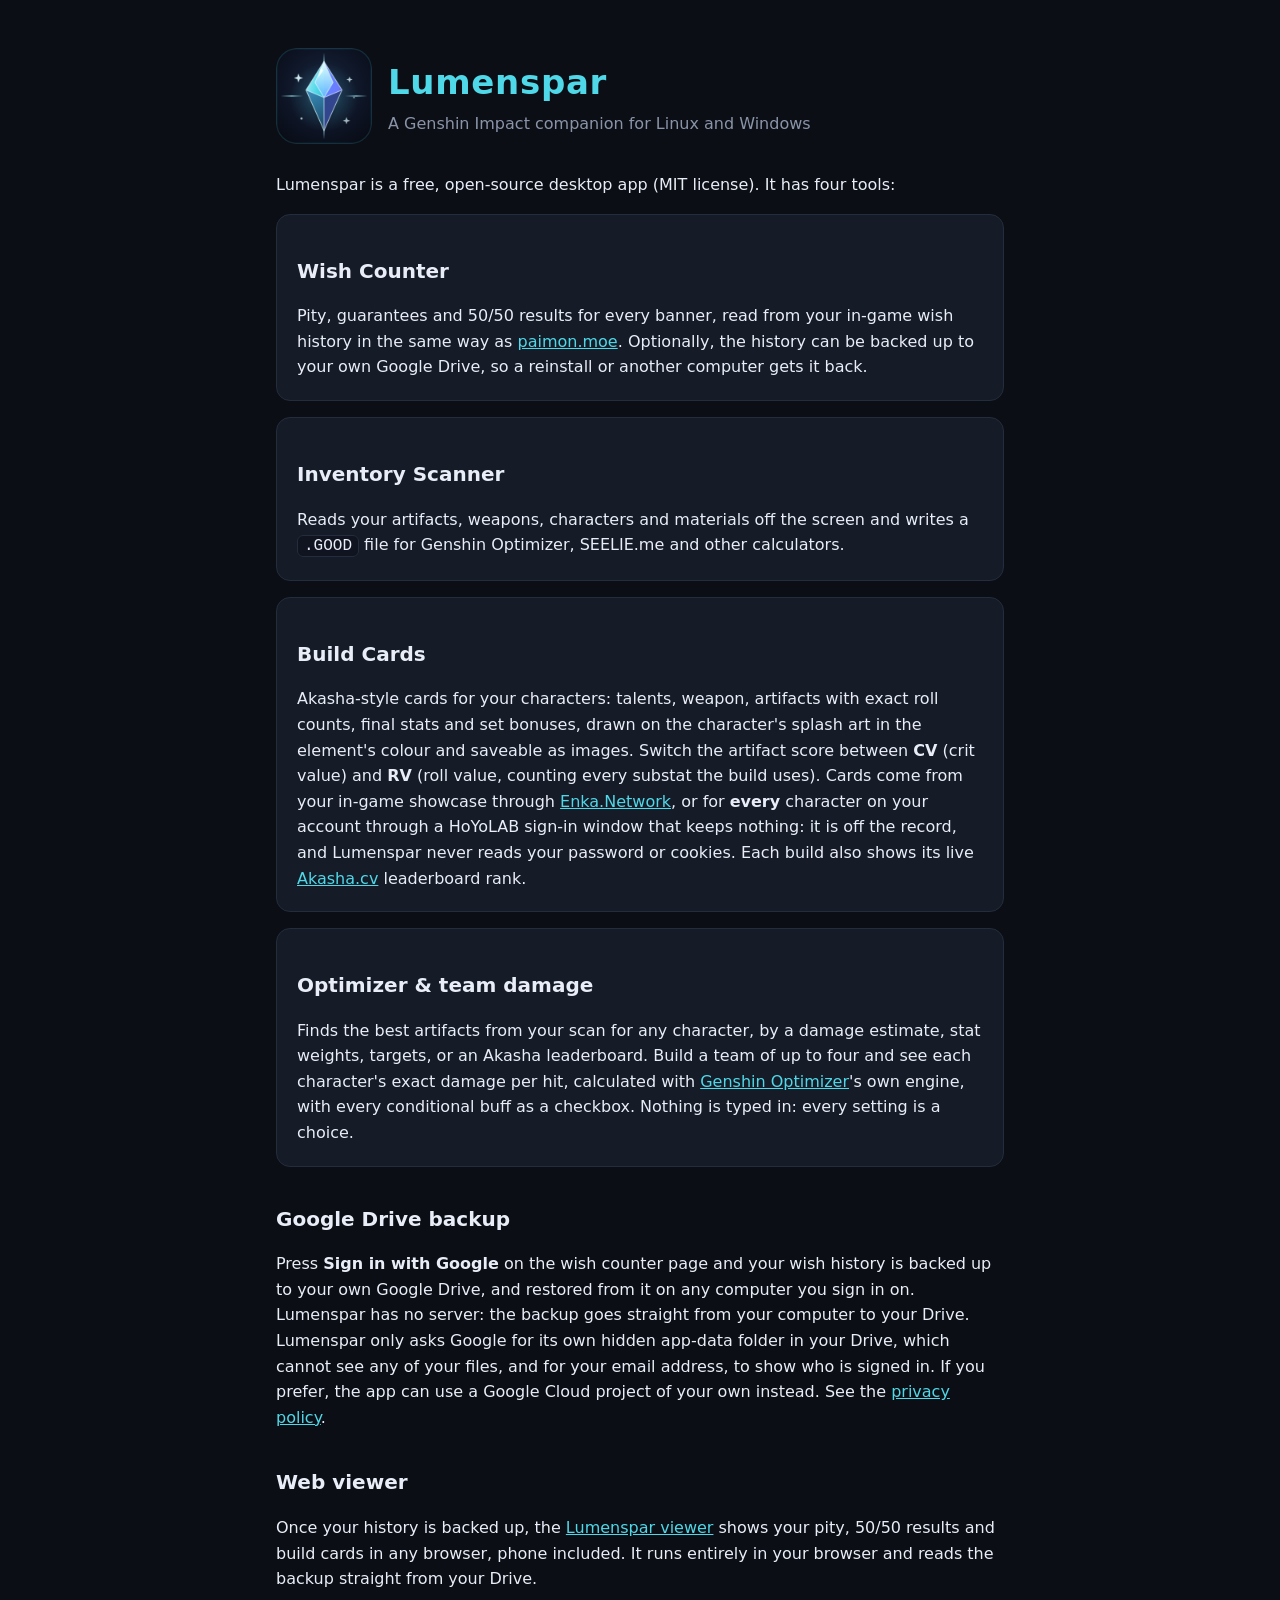
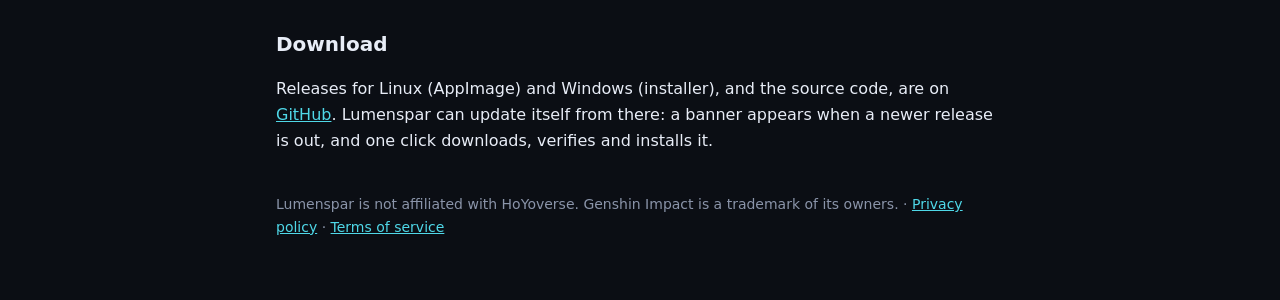
<file: docs/index.html>
<!doctype html>
<html lang="en">
<head>
<meta charset="utf-8">
<meta name="viewport" content="width=device-width, initial-scale=1">
<title>Lumenspar</title>
<meta name="description" content="A Genshin Impact companion for Linux and Windows: wish counter, inventory scanner, build cards and artifact optimizer.">
<meta name="application-name" content="Lumenspar">
<meta property="og:title" content="Lumenspar">
<meta property="og:description" content="A Genshin Impact companion for Linux and Windows: wish counter, inventory scanner, build cards and artifact optimizer.">
<meta property="og:image" content="https://galog1.github.io/lumenspar/lumenspar-logo.png">
<meta property="og:url" content="https://galog1.github.io/lumenspar/">
<link rel="icon" href="lumenspar.svg">
<link rel="stylesheet" href="style.css">
</head>
<body>
<main>
<header>
  <img src="lumenspar-logo.png" width="96" height="96" alt="Lumenspar logo">
  <div>
    <h1>Lumenspar</h1>
    <p class="lead">A Genshin Impact companion for Linux and Windows</p>
  </div>
</header>

<p>Lumenspar is a free, open-source desktop app (MIT license). It has four tools:</p>

<section>
  <h2>Wish Counter</h2>
  <p>Pity, guarantees and 50/50 results for every banner, read from your
  in-game wish history in the same way as <a href="https://paimon.moe">paimon.moe</a>.
  Optionally, the history can be backed up to your own Google Drive, so a
  reinstall or another computer gets it back.</p>
</section>

<section>
  <h2>Inventory Scanner</h2>
  <p>Reads your artifacts, weapons, characters and materials off the screen
  and writes a <code>.GOOD</code> file for Genshin Optimizer, SEELIE.me and
  other calculators.</p>
</section>

<section>
  <h2>Build Cards</h2>
  <p>Akasha-style cards for your characters: talents, weapon, artifacts with
  exact roll counts, final stats and set bonuses, drawn on the character's
  splash art in the element's colour and saveable as images. Switch the
  artifact score between <b>CV</b> (crit value) and <b>RV</b> (roll value,
  counting every substat the build uses). Cards come from your in-game
  showcase through <a href="https://enka.network">Enka.Network</a>, or for
  <b>every</b> character on your account through a HoYoLAB sign-in window
  that keeps nothing: it is off the record, and Lumenspar never reads your
  password or cookies. Each build also shows its live
  <a href="https://akasha.cv">Akasha.cv</a> leaderboard rank.</p>
</section>

<section>
  <h2>Optimizer &amp; team damage</h2>
  <p>Finds the best artifacts from your scan for any character, by a damage
  estimate, stat weights, targets, or an Akasha leaderboard. Build a team of
  up to four and see each character's exact damage per hit, calculated with
  <a href="https://frzyc.github.io/genshin-optimizer/">Genshin Optimizer</a>'s
  own engine, with every conditional buff as a checkbox. Nothing is typed in:
  every setting is a choice.</p>
</section>

<h2>Google Drive backup</h2>
<p>Press <b>Sign in with Google</b> on the wish counter page and your wish
history is backed up to your own Google Drive, and restored from it on any
computer you sign in on. Lumenspar has no server: the backup goes straight
from your computer to your Drive. Lumenspar only asks Google for its own
hidden app-data folder in your Drive, which cannot see any of your files, and
for your email address, to show who is signed in. If you prefer, the app can
use a Google Cloud project of your own instead. See the
<a href="privacy.html">privacy policy</a>.</p>

<h2>Web viewer</h2>
<p>Once your history is backed up, the <a href="app/">Lumenspar viewer</a>
shows your pity, 50/50 results and build cards in any browser, phone
included. It runs entirely in your browser and reads the backup straight from
your Drive.</p>

<h2>Download</h2>
<p>Releases for Linux (AppImage) and Windows (installer), and the source code, are on
<a href="https://github.com/Galog1/lumenspar/releases">GitHub</a>. Lumenspar
can update itself from there: a banner appears when a newer release is out,
and one click downloads, verifies and installs it.</p>

<footer>
  Lumenspar is not affiliated with HoYoverse. Genshin Impact is a trademark of
  its owners. · <a href="privacy.html">Privacy policy</a> · <a href="terms.html">Terms of service</a>
</footer>
</main>
</body>
</html>
</file>
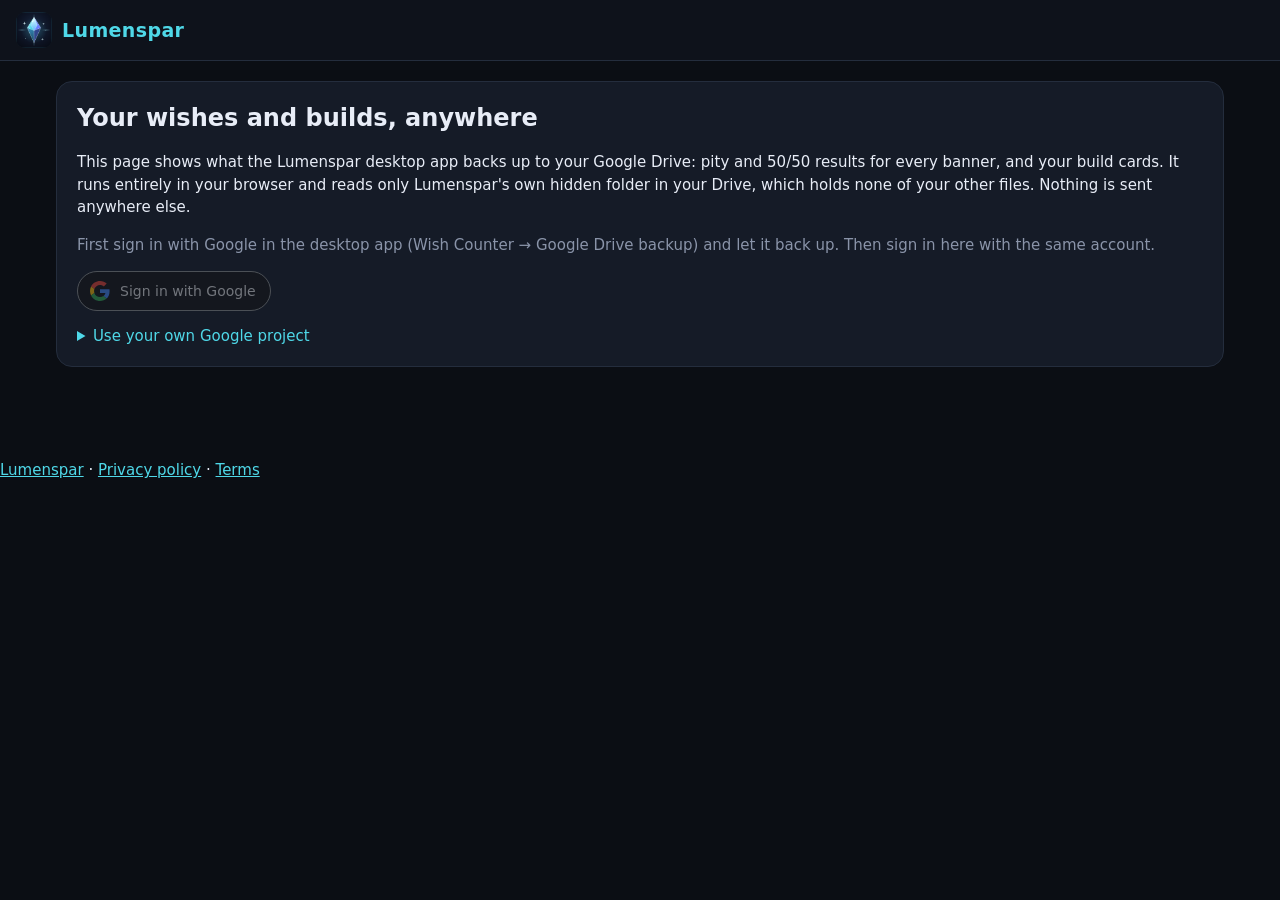
<file: docs/app/index.html>
<!doctype html>
<html lang="en">
<head>
<meta charset="utf-8">
<meta name="viewport" content="width=device-width, initial-scale=1">
<title>Lumenspar Viewer</title>
<meta name="description" content="Your Lumenspar wish counter and build cards, from your Google Drive backup.">
<meta name="application-name" content="Lumenspar">
<meta name="color-scheme" content="dark">
<link rel="icon" href="../lumenspar.svg">
<link rel="stylesheet" href="app.css">
<script src="config.js"></script>
<script src="https://accounts.google.com/gsi/client" async defer></script>
<script src="app.js" defer></script>
</head>
<body>
<header class="top">
  <a class="brand" href="../"><img src="../lumenspar-logo.png" alt="Lumenspar logo" width="36" height="36"><span>Lumenspar</span></a>
  <div class="top-right">
    <select id="account" hidden aria-label="Account"></select>
    <button id="signout" class="ghost" hidden>Sign out</button>
  </div>
</header>

<main>
  <section id="welcome" class="panel">
    <h1>Your wishes and builds, anywhere</h1>
    <p>This page shows what the Lumenspar desktop app backs up to your Google
    Drive: pity and 50/50 results for every banner, and your build cards. It
    runs entirely in your browser and reads only Lumenspar's own hidden folder
    in your Drive, which holds none of your other files. Nothing is sent
    anywhere else.</p>
    <p class="dim">First sign in with Google in the desktop app (Wish Counter →
    Google Drive backup) and let it back up. Then sign in here with the same account.</p>
    <button id="signin" class="gbtn" type="button" disabled>
      <img src="google-g.svg" alt="" width="20" height="20"><span>Sign in with Google</span>
    </button>
    <p id="signin-note" class="dim small"></p>
    <details id="own-client">
      <summary>Use your own Google project</summary>
      <p class="dim small">If your desktop app uses a Google Cloud project of your own, create a
      <b>Web application</b> client in that project with
      <code>https://galog1.github.io</code> as an authorized JavaScript origin, and enter its client ID
      here. It is remembered in this browser only.</p>
      <div class="row">
        <input id="client-id" type="text" placeholder="…apps.googleusercontent.com" autocomplete="off" spellcheck="false">
        <button id="client-save" class="ghost" type="button">Use</button>
      </div>
    </details>
  </section>

  <p id="status" class="status" role="status"></p>

  <section id="diag" class="panel" hidden></section>

  <section id="content" hidden>
    <div id="player" class="player"></div>
    <nav class="tabs" role="tablist">
      <button role="tab" data-tab="wishes" aria-selected="true">Wish counter</button>
      <button role="tab" data-tab="builds" aria-selected="false">Build cards</button>
    </nav>
    <div id="tab-wishes"></div>
    <div id="tab-builds" hidden></div>
  </section>
</main>

<footer class="foot">
  <a href="../">Lumenspar</a> · <a href="../privacy.html">Privacy policy</a> · <a href="../terms.html">Terms</a>
</footer>
</body>
</html>
</file>
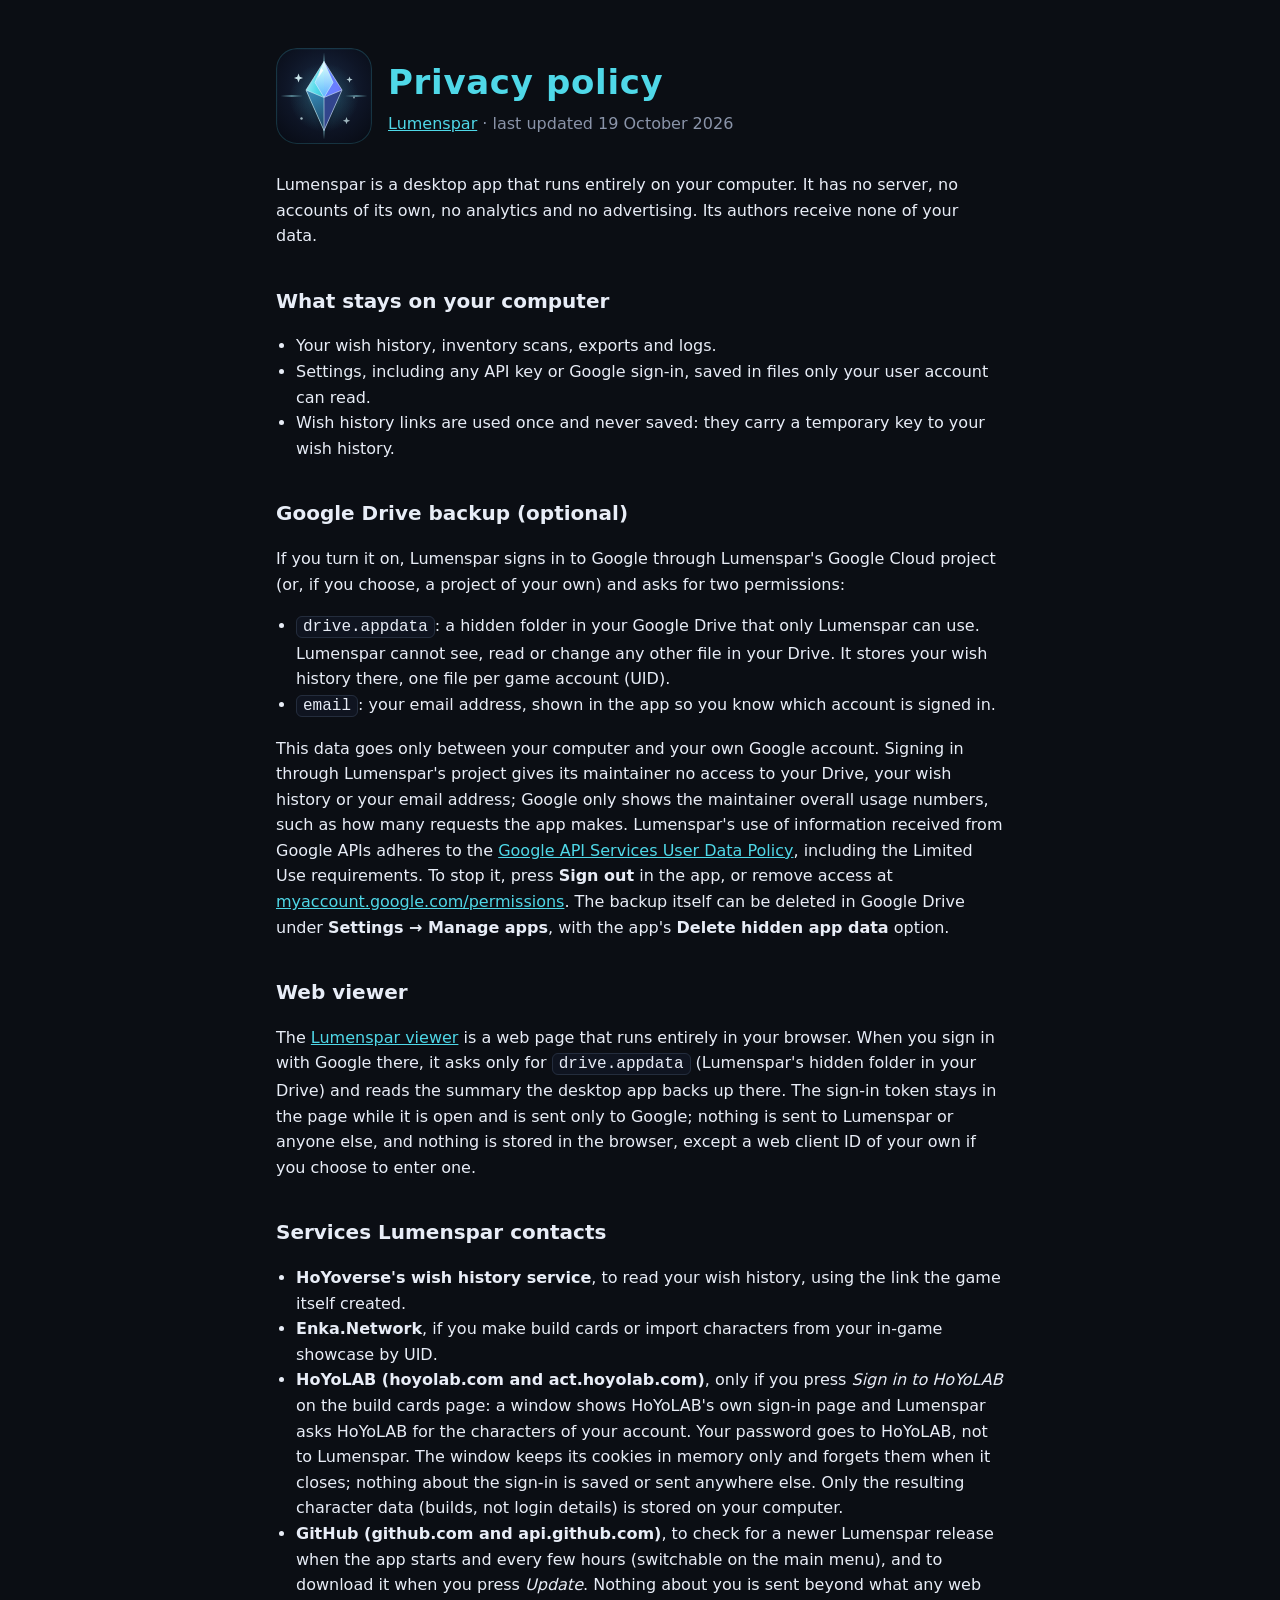
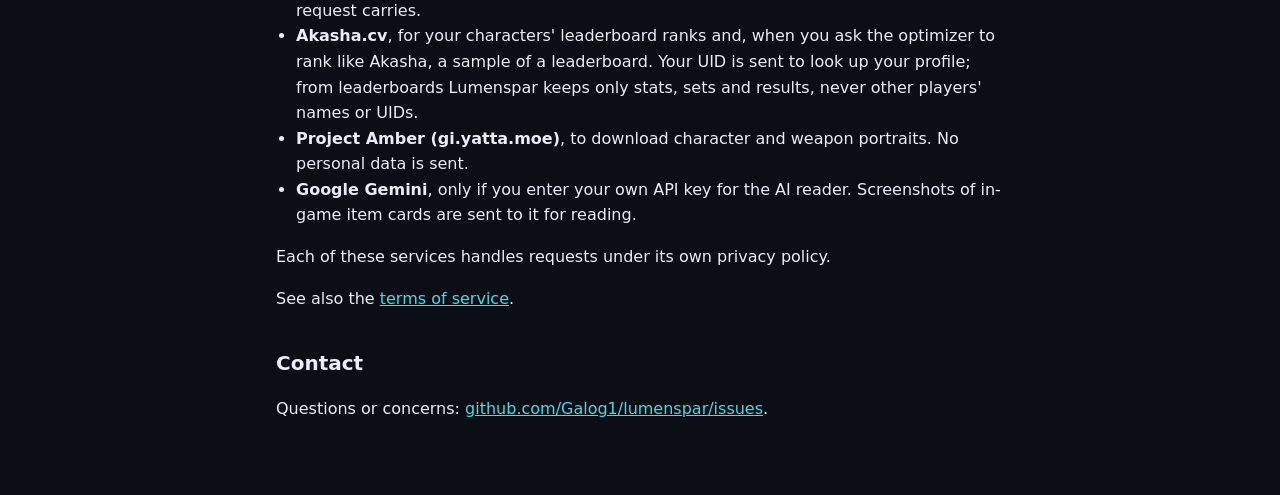
<file: docs/privacy.html>
<!doctype html>
<html lang="en">
<head>
<meta charset="utf-8">
<meta name="viewport" content="width=device-width, initial-scale=1">
<title>Lumenspar privacy policy</title>
<link rel="icon" href="lumenspar.svg">
<link rel="stylesheet" href="style.css">
</head>
<body>
<main>
<header>
  <img src="lumenspar.svg" alt="">
  <div>
    <h1>Privacy policy</h1>
    <p class="lead"><a href="./">Lumenspar</a> · last updated 19 October 2026</p>
  </div>
</header>

<p>Lumenspar is a desktop app that runs entirely on your computer. It has no
server, no accounts of its own, no analytics and no advertising. Its authors
receive none of your data.</p>

<h2>What stays on your computer</h2>
<ul>
  <li>Your wish history, inventory scans, exports and logs.</li>
  <li>Settings, including any API key or Google sign-in, saved in files only
  your user account can read.</li>
  <li>Wish history links are used once and never saved: they carry a temporary
  key to your wish history.</li>
</ul>

<h2>Google Drive backup (optional)</h2>
<p>If you turn it on, Lumenspar signs in to Google through Lumenspar's Google
Cloud project (or, if you choose, a project of your own) and asks for two
permissions:</p>
<ul>
  <li><code>drive.appdata</code>: a hidden folder in your Google Drive that
  only Lumenspar can use. Lumenspar cannot see, read or change any other file
  in your Drive. It stores your wish history there, one file per game
  account (UID).</li>
  <li><code>email</code>: your email address, shown in the app so you know
  which account is signed in.</li>
</ul>
<p>This data goes only between your computer and your own Google account.
Signing in through Lumenspar's project gives its maintainer no access to your
Drive, your wish history or your email address; Google only shows the
maintainer overall usage numbers, such as how many requests the app makes.
Lumenspar's use of information received from Google APIs adheres to the
<a href="https://developers.google.com/terms/api-services-user-data-policy">Google
API Services User Data Policy</a>, including the Limited Use requirements.
To stop it, press <b>Sign out</b> in the app, or remove access at
<a href="https://myaccount.google.com/permissions">myaccount.google.com/permissions</a>.
The backup itself can be deleted in Google Drive under
<b>Settings → Manage apps</b>, with the app's <b>Delete hidden app data</b> option.</p>

<h2>Web viewer</h2>
<p>The <a href="app/">Lumenspar viewer</a> is a web page that runs entirely in
your browser. When you sign in with Google there, it asks only for
<code>drive.appdata</code> (Lumenspar's hidden folder in your Drive) and reads
the summary the desktop app backs up there. The sign-in token stays in the
page while it is open and is sent only to Google; nothing is sent to
Lumenspar or anyone else, and nothing is stored in the browser, except a web
client ID of your own if you choose to enter one.</p>

<h2>Services Lumenspar contacts</h2>
<ul>
  <li><b>HoYoverse's wish history service</b>, to read your wish history,
  using the link the game itself created.</li>
  <li><b>Enka.Network</b>, if you make build cards or import characters from
  your in-game showcase by UID.</li>
  <li><b>HoYoLAB (hoyolab.com and act.hoyolab.com)</b>, only if you press
  <i>Sign in to HoYoLAB</i> on the build cards page: a window shows HoYoLAB's
  own sign-in page and Lumenspar asks HoYoLAB for the characters of your
  account. Your password goes to HoYoLAB, not to Lumenspar. The window keeps
  its cookies in memory only and forgets them when it closes; nothing about the
  sign-in is saved or sent anywhere else. Only the resulting character data
  (builds, not login details) is stored on your computer.</li>
  <li><b>GitHub (github.com and api.github.com)</b>, to check for a newer
  Lumenspar release when the app starts and every few hours (switchable on the
  main menu), and to download it when you press <i>Update</i>. Nothing about
  you is sent beyond what any web request carries.</li>
  <li><b>Akasha.cv</b>, for your characters' leaderboard ranks and, when you
  ask the optimizer to rank like Akasha, a sample of a leaderboard. Your UID is
  sent to look up your profile; from leaderboards Lumenspar keeps only stats,
  sets and results, never other players' names or UIDs.</li>
  <li><b>Project Amber (gi.yatta.moe)</b>, to download character and weapon
  portraits. No personal data is sent.</li>
  <li><b>Google Gemini</b>, only if you enter your own API key for the AI
  reader. Screenshots of in-game item cards are sent to it for reading.</li>
</ul>
<p>Each of these services handles requests under its own privacy policy.</p>

<p>See also the <a href="terms.html">terms of service</a>.</p>

<h2>Contact</h2>
<p>Questions or concerns:
<a href="https://github.com/Galog1/lumenspar/issues">github.com/Galog1/lumenspar/issues</a>.</p>
</main>
</body>
</html>
</file>
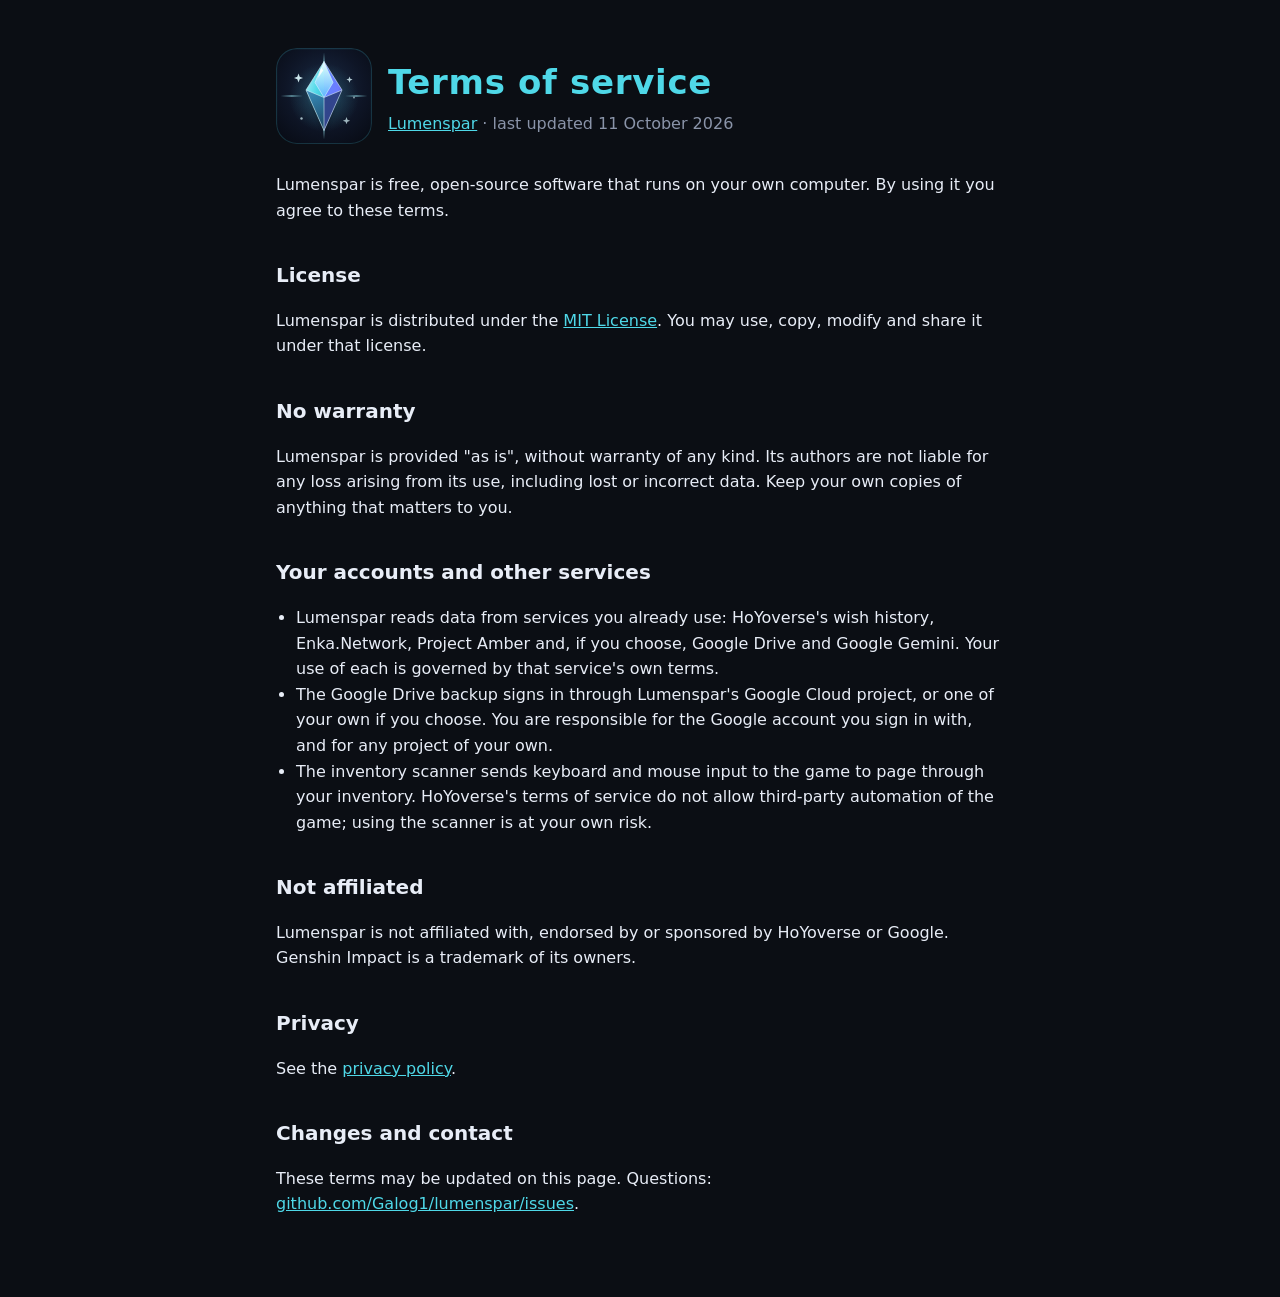
<file: docs/terms.html>
<!doctype html>
<html lang="en">
<head>
<meta charset="utf-8">
<meta name="viewport" content="width=device-width, initial-scale=1">
<title>Lumenspar terms of service</title>
<link rel="icon" href="lumenspar.svg">
<link rel="stylesheet" href="style.css">
</head>
<body>
<main>
<header>
  <img src="lumenspar.svg" alt="">
  <div>
    <h1>Terms of service</h1>
    <p class="lead"><a href="./">Lumenspar</a> · last updated 11 October 2026</p>
  </div>
</header>

<p>Lumenspar is free, open-source software that runs on your own computer.
By using it you agree to these terms.</p>

<h2>License</h2>
<p>Lumenspar is distributed under the
<a href="https://github.com/Galog1/lumenspar/blob/main/LICENSE">MIT License</a>.
You may use, copy, modify and share it under that license.</p>

<h2>No warranty</h2>
<p>Lumenspar is provided "as is", without warranty of any kind. Its authors
are not liable for any loss arising from its use, including lost or
incorrect data. Keep your own copies of anything that matters to you.</p>

<h2>Your accounts and other services</h2>
<ul>
  <li>Lumenspar reads data from services you already use: HoYoverse's wish
  history, Enka.Network, Project Amber and, if you choose, Google Drive and
  Google Gemini. Your use of each is governed by that service's own terms.</li>
  <li>The Google Drive backup signs in through Lumenspar's Google Cloud project,
  or one of your own if you choose. You are responsible for the Google account
  you sign in with, and for any project of your own.</li>
  <li>The inventory scanner sends keyboard and mouse input to the game to
  page through your inventory. HoYoverse's terms of service do not allow
  third-party automation of the game; using the scanner is at your own risk.</li>
</ul>

<h2>Not affiliated</h2>
<p>Lumenspar is not affiliated with, endorsed by or sponsored by HoYoverse or
Google. Genshin Impact is a trademark of its owners.</p>

<h2>Privacy</h2>
<p>See the <a href="privacy.html">privacy policy</a>.</p>

<h2>Changes and contact</h2>
<p>These terms may be updated on this page. Questions:
<a href="https://github.com/Galog1/lumenspar/issues">github.com/Galog1/lumenspar/issues</a>.</p>
</main>
</body>
</html>
</file>
<file: docs/style.css>
:root { color-scheme: dark; }
* { box-sizing: border-box; }
body {
  margin: 0; background: #0B0E14; color: #E8EDF7;
  font: 16px/1.6 system-ui, -apple-system, "Segoe UI", sans-serif;
}
main { max-width: 760px; margin: 0 auto; padding: 48px 16px 64px; }
header { display: flex; align-items: center; gap: 16px; margin-bottom: 28px; }
header img { width: 96px; height: 96px; border-radius: 20px; }
h1 { margin: 0; font-size: 34px; letter-spacing: 0.02em; color: #4FD8E8; }
h2 { margin-top: 36px; font-size: 20px; }
p.lead { margin: 2px 0 0; color: #8A94A9; }
a { color: #4FD8E8; }
section { background: #151B27; border: 1px solid #242D3D; border-radius: 14px;
          padding: 4px 20px; margin: 16px 0; }
ul { padding-left: 20px; }
code { background: #0F1420; border: 1px solid #242D3D; border-radius: 6px; padding: 1px 6px; }
footer { margin-top: 40px; color: #8A94A9; font-size: 14px; }
</file>
<file: docs/app/app.css>
:root {
  --bg: #0B0E14; --bg-alt: #0F1420; --surface: #151B27; --surface-hi: #1B2231;
  --border: #242D3D; --text: #E8EDF7; --dim: #8A94A9; --accent: #4FD8E8;
  --ok: #5AD6A0; --danger: #E8686B; --r5: #E8B45A; --r4: #A868D8;
  color-scheme: dark;
}
* { box-sizing: border-box; }
html, body { margin: 0; }
body {
  background: var(--bg); color: var(--text);
  font: 15px/1.5 system-ui, -apple-system, "Segoe UI", Roboto, sans-serif;
  overflow-x: hidden;
}
a { color: var(--accent); }
code { background: var(--bg-alt); border: 1px solid var(--border); border-radius: 6px; padding: 0 5px; }
[hidden] { display: none !important; }
.dim { color: var(--dim); }
.small { font-size: 13px; }

.top {
  display: flex; align-items: center; justify-content: space-between; gap: 12px;
  padding: 12px 16px; border-bottom: 1px solid var(--border); background: #0E121B;
  position: sticky; top: 0; z-index: 5;
}
.brand { display: flex; align-items: center; gap: 10px; text-decoration: none; color: var(--accent);
         font-weight: 700; font-size: 19px; letter-spacing: .02em; }
.brand img { border-radius: 9px; }
.top-right { display: flex; gap: 8px; align-items: center; }
select, input[type=text] {
  background: var(--bg-alt); color: var(--text); border: 1px solid var(--border);
  border-radius: 8px; padding: 7px 10px; font: inherit; min-width: 0;
}
input[type=text] { flex: 1; }
button { font: inherit; cursor: pointer; }
.ghost { background: var(--surface); color: var(--text); border: 1px solid var(--border);
         border-radius: 9px; padding: 7px 14px; }
.ghost:hover { border-color: var(--accent); }
.row { display: flex; gap: 8px; }

/* Google's sign-in button, dark theme (branding guidelines) */
.gbtn {
  display: inline-flex; align-items: center; gap: 10px; height: 40px; padding: 0 14px 0 12px;
  border-radius: 20px; border: 1px solid #8E918F; background: #131314; color: #E3E3E3;
  font: 500 14px/20px Roboto, system-ui, sans-serif;
}
.gbtn:hover:not(:disabled) { background: #232325; }
.gbtn:disabled { opacity: .45; cursor: default; }

main { max-width: 1200px; margin: 0 auto; padding: 20px 16px 40px; }
.panel { background: var(--surface); border: 1px solid var(--border); border-radius: 16px; padding: 18px 20px; margin-bottom: 18px; }
.panel h1 { margin: 0 0 8px; font-size: 24px; }
details { margin-top: 14px; }
summary { cursor: pointer; color: var(--accent); }
.status { color: var(--dim); min-height: 1.5em; margin: 0 0 12px; }
.status.err { color: var(--danger); }

.player { color: var(--dim); margin: 0 0 12px; }
.player b { color: var(--text); }
.tabs { display: flex; gap: 6px; margin-bottom: 16px; border-bottom: 1px solid var(--border); }
.tabs button { background: none; border: 0; color: var(--dim); padding: 10px 14px; border-bottom: 2px solid transparent; }
.tabs button[aria-selected=true] { color: var(--text); border-bottom-color: var(--accent); }

/* ── wish counter ── */
.banners { display: grid; grid-template-columns: repeat(auto-fit, minmax(min(100%, 520px), 1fr)); gap: 16px; }
.banner { background: linear-gradient(var(--surface-hi), var(--surface)); border: 1px solid var(--border); border-radius: 16px; padding: 18px; min-width: 0; }
.banner h2 { margin: 0; font-size: 18px; }
.banner .sub { color: var(--dim); font-size: 13px; margin-bottom: 12px; }
.meters { display: flex; gap: 24px; }
.meter { flex: 1; min-width: 0; }
.meter .lbl { color: var(--dim); font-size: 12px; }
.meter .num { font-size: 30px; font-weight: 600; }
.meter .num small { font-size: 14px; color: var(--dim); font-weight: 400; }
.bar { height: 6px; border-radius: 3px; background: rgba(255,255,255,.06); overflow: hidden; }
.bar > i { display: block; height: 100%; border-radius: 3px; }
.badges { display: flex; flex-wrap: wrap; align-items: center; gap: 10px; margin: 12px 0 6px; font-size: 13px; color: var(--dim); }
.badge { border: 1px solid var(--border); border-radius: 8px; padding: 2px 10px; }
.badge.guar { border-color: var(--accent); color: var(--accent); background: rgba(79,216,232,.12); }
.stale { color: var(--danger); font-size: 13px; }
.pulls { display: flex; flex-wrap: wrap; gap: 10px; margin-top: 10px; }
.pull { width: 76px; text-align: center; font-size: 11px; }
.pull .art { position: relative; width: 76px; height: 76px; border-radius: 12px; border: 1px solid rgba(255,255,255,.12);
             background: linear-gradient(#5A3F27, #B9853E); overflow: hidden; }
.pull .art img { width: 100%; height: 100%; object-fit: contain; }
.pull .pity { position: absolute; right: 3px; bottom: 3px; border-radius: 7px; padding: 0 6px; color: #0B0E14; font-weight: 700; font-size: 12px; }
.pull .res { position: absolute; left: 3px; top: 3px; border-radius: 6px; padding: 0 5px; background: rgba(10,13,20,.75); font-weight: 600; font-size: 10px; }
.pull .name { margin-top: 4px; white-space: nowrap; overflow: hidden; text-overflow: ellipsis; }
.won { color: var(--ok); } .lost { color: var(--danger); } .guaranteed { color: var(--accent); }
.pull.won .art { border: 2px solid var(--ok); } .pull.lost .art { border: 2px solid var(--danger); }
.pull.guaranteed .art { border: 2px solid var(--accent); }

/* ── build cards ── */
.chips { display: flex; flex-wrap: wrap; gap: 10px; margin-bottom: 16px; max-height: 236px; overflow-y: auto; padding-right: 6px; }
.chip { width: 74px; padding: 7px 4px 5px; border-radius: 14px; background: var(--surface); border: 1px solid var(--border);
        color: var(--text); text-align: center; font-size: 11px; }
.chip img { width: 54px; height: 54px; border-radius: 50%; background: linear-gradient(#5A3F27, #B9853E); display: block; margin: 0 auto 4px; }
.chip span { display: block; white-space: nowrap; overflow: hidden; text-overflow: ellipsis; }
.chip[aria-pressed=true] { border: 2px solid var(--tint); background: color-mix(in srgb, var(--tint) 18%, var(--surface)); }

.card {
  --tint: var(--accent);
  display: grid; grid-template-columns: 34% 1fr 1.15fr; border-radius: 20px; overflow: hidden;
  background: linear-gradient(90deg, color-mix(in srgb, var(--tint) 28%, #0D1119), #0D1119 45%, color-mix(in srgb, var(--tint) 10%, #0D1119));
  border: 1px solid color-mix(in srgb, var(--tint) 35%, transparent);
}
.card .hero { position: relative; min-height: 560px; overflow: hidden; background: #0A0E16; isolation: isolate; }
/* a soft smudge of the art, a halo and rings in the element's colour, then the sharp art */
.card .hero::before { content: ""; position: absolute; inset: -30px; z-index: -2; background: var(--splash) center / cover; filter: blur(34px) saturate(1.2); opacity: .6; }
.card .hero::after { content: ""; position: absolute; inset: 0; z-index: 0; pointer-events: none;
  background: linear-gradient(transparent 50%, rgba(8,11,18,.92) 82%, #0A0E16), linear-gradient(90deg, transparent 68%, #0D1119); }
.card .hero { background-image: var(--splash), radial-gradient(circle at 46% 44%, color-mix(in srgb, var(--tint) 55%, transparent), transparent 62%),
  repeating-radial-gradient(circle at 46% 44%, transparent 0 150px, color-mix(in srgb, var(--tint) 22%, transparent) 150px 152px);
  background-size: cover, auto, auto; background-position: center 20%, center, center; background-repeat: no-repeat; }
.card .who .tags { display: flex; align-items: center; gap: 8px; margin-bottom: 4px; }
.card .who .elem { font: 700 11px/1 system-ui; letter-spacing: .12em; padding: 5px 10px; border-radius: 12px; color: var(--tint);
  background: rgba(8,11,18,.74); border: 1px solid color-mix(in srgb, var(--tint) 70%, transparent); }
.card .who .stars { color: var(--r5); font-size: 13px; }
.arts.empty { display: grid; place-items: start center; padding-top: 30px; color: var(--dim); }
.metric { display: flex; align-items: center; gap: 8px; margin-bottom: 12px; color: var(--dim); font-size: 13px; }
.metric button { background: var(--surface); color: var(--dim); border: 1px solid var(--border); border-radius: 14px; padding: 4px 14px; cursor: pointer; }
.metric button[aria-pressed=true] { color: var(--accent); border-color: var(--accent); background: color-mix(in srgb, var(--accent) 16%, var(--surface)); }
.cv-note { color: #7E889D; font-size: 11px; text-align: right; margin-top: 2px; }
.card .who { position: absolute; left: 22px; right: 16px; bottom: 20px; z-index: 1; }
.card .who h2 { margin: 0; font-size: 32px; line-height: 1.1; text-shadow: 0 2px 8px rgba(0,0,0,.6); }
.card .who .lv { color: #E3E8F2; font-size: 14px; margin: 4px 0 8px; }
.cons { display: flex; align-items: center; gap: 5px; }
.cons i { width: 20px; height: 20px; border-radius: 50%; border: 1px solid color-mix(in srgb, var(--tint) 60%, transparent);
          font: 700 10px/18px system-ui; text-align: center; font-style: normal; color: var(--dim); background: rgba(255,255,255,.08); }
.cons i.on { background: var(--tint); color: #0D1119; }
.cons b { color: var(--tint); margin-left: 6px; }
.talents { display: flex; gap: 8px; margin-top: 10px; }
.talents div { flex: 0 1 84px; border-radius: 12px; background: rgba(0,0,0,.45); border: 1px solid rgba(255,255,255,.15); text-align: center; padding: 3px 0; }
.talents div.up { border-color: var(--tint); }
.talents small { display: block; color: var(--dim); font-size: 10px; }
.talents strong { font-size: 18px; }
.talents .up strong { color: var(--tint); }

.mid { padding: 22px 20px; min-width: 0; }
.weapon { display: flex; gap: 12px; align-items: center; }
.weapon .ico, .art-ico { width: 68px; height: 68px; border-radius: 10px; flex: none; background: linear-gradient(#3a2b1c, #8a6430); }
.weapon .ico img, .art-ico img { width: 100%; height: 100%; object-fit: contain; }
.weapon b { display: block; }
.weapon .ref { font-size: 13px; font-weight: 600; }
.weapon .ws { color: #B9C2D3; font-size: 12px; }
hr { border: 0; border-top: 1px solid rgba(255,255,255,.08); margin: 14px 0; }
.stats { display: grid; gap: 6px; }
.stats div { display: flex; justify-content: space-between; color: #B9C2D3; }
.stats div b { color: #fff; }
.cv { display: flex; justify-content: space-between; align-items: baseline; color: #B9C2D3; }
.cv b { color: var(--tint); font-size: 26px; }
.sets div { display: flex; gap: 8px; align-items: center; margin-top: 8px; font-size: 13px; }
.sets i { font-style: normal; font-weight: 700; color: var(--tint); background: color-mix(in srgb, var(--tint) 20%, transparent);
          border-radius: 6px; padding: 0 8px; }

.arts { padding: 14px 14px 14px 0; display: grid; gap: 6px; min-width: 0; }
.art { display: grid; grid-template-columns: 58px 112px 1fr; gap: 10px; align-items: start; background: rgba(0,0,0,.32);
       border: 1px solid rgba(255,255,255,.06); border-radius: 12px; padding: 9px 10px; min-width: 0; }
.art .art-ico { width: 58px; height: 58px; }
.art .lvl { text-align: center; color: #B9C2D3; font-size: 12px; font-weight: 600; margin-top: 4px; }
.art .main small { display: block; color: #B9C2D3; font-size: 11px; }
.art .main b { font-size: 19px; }
.art .main .acv { color: var(--tint); font-size: 12px; font-weight: 600; }
.art .main .set { color: #6F7A90; font-size: 10px; white-space: nowrap; overflow: hidden; text-overflow: ellipsis; }
.subs { display: grid; gap: 3px; font-size: 12px; min-width: 0; }
.subs div { display: grid; grid-template-columns: 1fr auto 38px; gap: 6px; color: #B9C2D3; }
.subs div.crit { color: #fff; }
.subs b { color: #fff; }
.dots { text-align: right; letter-spacing: 1px; color: #6F7A90; }
.crit .dots { color: var(--tint); }
.card-foot { color: var(--dim); font-size: 12px; margin-top: 10px; }

@media (max-width: 980px) {
  .card { grid-template-columns: 1fr; }
  .card .hero { min-height: 420px; background-position: center 15%; }
  .arts { padding: 0 14px 14px; }
}
@media (max-width: 520px) {
  .art { grid-template-columns: 50px 1fr; }
  .art .art-ico { width: 50px; height: 50px; }
  .subs { grid-column: 1 / -1; }
  .meters { gap: 14px; }
  .meter .num { font-size: 26px; }
}
</file>
